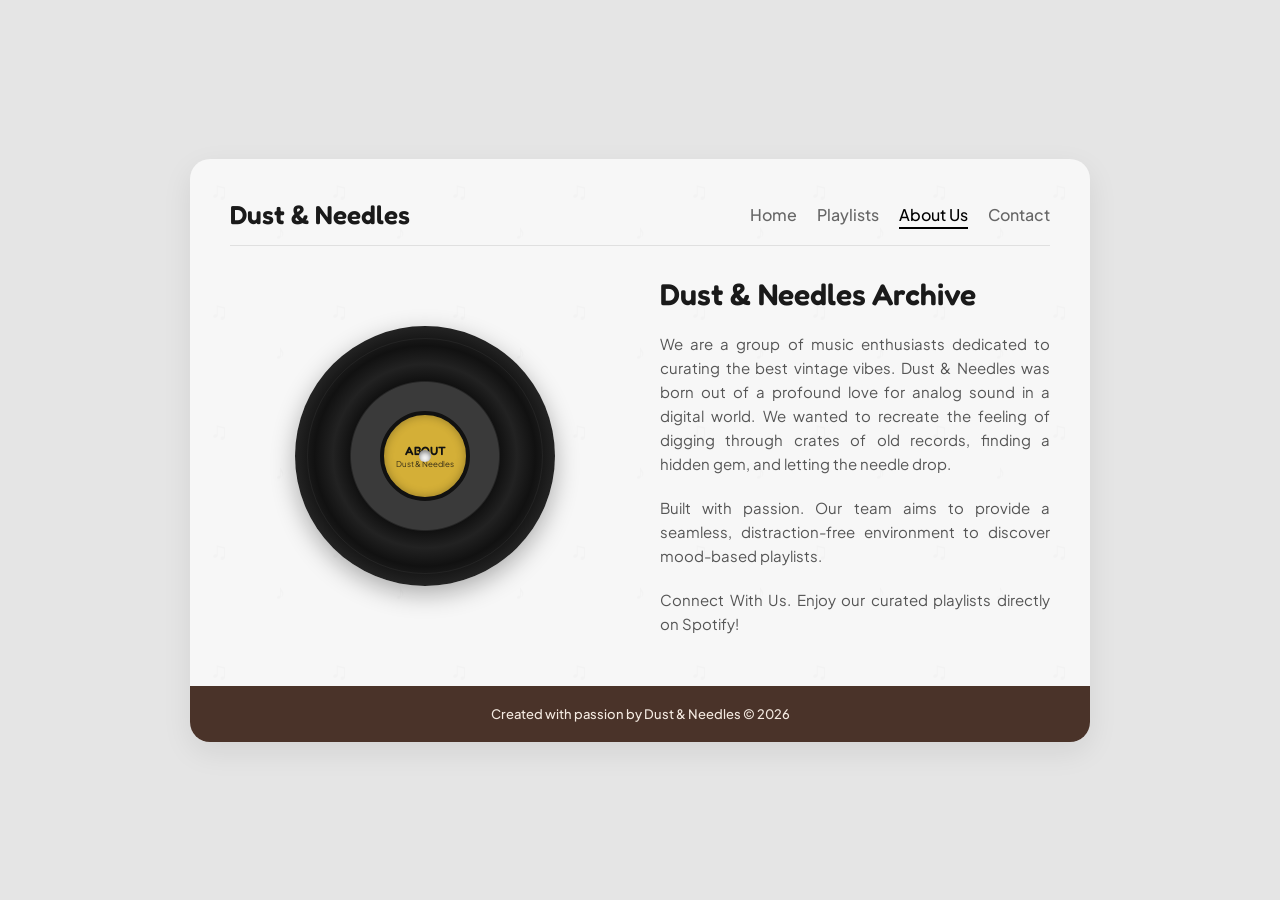
<file: about.html>
<!DOCTYPE html>
<html lang="ms">
<head>
    <meta charset="UTF-8">
    <meta name="viewport" content="width=device-width, initial-scale=1.0">
    <title>About Us | Dust & Needles</title>
    
    <link rel="preconnect" href="https://fonts.googleapis.com">
    <link rel="preconnect" href="https://fonts.gstatic.com" crossorigin>
    <link href="https://fonts.googleapis.com/css2?family=Fredoka:wght@400;600&family=Plus+Jakarta+Sans:wght@400;500;700&display=swap" rel="stylesheet">

    <style>
        /* Base Setup & Background Musik */
        * {
            margin: 0;
            padding: 0;
            box-sizing: border-box;
            font-family: 'Plus Jakarta Sans', sans-serif;
        }

        body {
            background-color: #e5e5e5;
            display: flex;
            justify-content: center;
            align-items: center;
            min-height: 100vh;
            padding: 20px;
        }

        /* Container Kad Utama */
        .about-container {
            background-color: #f7f7f7;
            width: 100%;
            max-width: 900px;
            border-radius: 20px;
            box-shadow: 0 10px 30px rgba(0,0,0,0.08);
            padding: 40px;
            position: relative;
            display: flex;
            flex-direction: column;
            gap: 30px;
            overflow: hidden; 
            /* Tambah corak nota muzik yang lebih lembut di dalam kotak putih juga */
            background-image: url("data:image/svg+xml;utf8,<svg xmlns='http://www.w3.org/2000/svg' width='120' height='120' viewBox='0 0 120 120'><text x='20' y='40' fill='rgba(0,0,0,0.015)' font-size='24'>♫</text><text x='85' y='80' fill='rgba(0,0,0,0.015)' font-size='20'>♪</text></svg>");
        }

        /* Header Navigation */
        .header {
            display: flex;
            justify-content: space-between;
            align-items: center;
            border-bottom: 1px solid #e0e0e0;
            padding-bottom: 15px;
            z-index: 2;
        }

        .logo {
            font-family: 'Fredoka', sans-serif;
            font-weight: 600;
            font-size: 26px;
            color: #1a1a1a;
        }

        #nav-links {
            display: flex;
            list-style: none;
        }

        #nav-links li {
            margin-left: 20px;
        }

        #nav-links a {
            text-decoration: none;
            color: #666;
            font-weight: 500;
            transition: color 0.3s;
            padding-bottom: 2px;
        }

        #nav-links a:hover, #nav-links a.active {
            color: #000;
            border-bottom: 2px solid #000;
        }

        /* Kandungan Utama */
        .content {
            display: grid;
            grid-template-columns: 1fr 1fr;
            gap: 40px;
            align-items: center;
            z-index: 2;
        }

        @media (max-width: 768px) {
            .header {
                flex-direction: column;
                gap: 15px;
                text-align: center;
            }
            #nav-links { padding: 0; }
            #nav-links li { margin: 0 10px; }
            .content { grid-template-columns: 1fr; text-align: center; }
        }

        /* Animasi Piring Hitam (Vinyl) */
        .vinyl-wrapper {
            display: flex;
            justify-content: center;
            align-items: center;
            position: relative;
        }

        .vinyl {
            width: 260px;
            height: 260px;
            border-radius: 50%;
            background: radial-gradient(circle, #3a3a3a 40%, #111 41%, #222 50%, #111 60%, #222 70%, #050505 100%);
            box-shadow: 0 8px 25px rgba(0,0,0,0.3);
            display: flex;
            justify-content: center;
            align-items: center;
            position: relative;
            animation: spin 6s linear infinite; 
        }

        .vinyl::before {
            content: '';
            position: absolute;
            width: 90%;
            height: 90%;
            border: 1px solid rgba(255,255,255,0.05);
            border-radius: 50%;
        }

        /* KEMBALI KEPADA ASAL: Warna Kuning Emas Vintage */
        .vinyl-center {
            width: 90px;
            height: 90px;
            border-radius: 50%;
            background-color: #d4af37; /* Warna emas vintage asal */
            border: 4px solid #111;
            display: flex;
            flex-direction: column;
            justify-content: center;
            align-items: center;
            text-align: center;
            color: #111; /* Tulisan kembali gelap */
            font-family: 'Fredoka', sans-serif;
            font-weight: 600;
            font-size: 12px;
            box-shadow: inset 0 0 10px rgba(0,0,0,0.3);
            padding: 5px;
            overflow: hidden;
        }

        .vinyl-center span {
            font-family: 'Plus Jakarta Sans', sans-serif;
            font-size: 8px;
            font-weight: normal;
            opacity: 0.8;
            margin-top: 2px;
            line-height: 1.1;
        }

        .vinyl-center::after {
            content: '';
            position: absolute;
            width: 12px;
            height: 12px;
            background-color: #f7f7f7;
            border-radius: 50%;
            box-shadow: inset 0 2px 5px rgba(0,0,0,0.5);
        }

        .about-text {
            display: flex;
            flex-direction: column;
            gap: 20px;
        }

        .about-text h2 {
            font-family: 'Fredoka', sans-serif;
            font-size: 30px;
            color: #1a1a1a;
            font-weight: 600;
        }

        .about-text p {
            color: #555;
            line-height: 1.6;
            font-size: 15px;
            text-align: justify;
        }

        /* Footer Kad Coklat */
        .footer {
            text-align: center;
            font-size: 13px;
            color: #f4eae1; 
            background-color: #4a3329; 
            margin: 20px -40px -40px -40px; 
            padding: 20px;
            font-weight: 500;
            z-index: 2;
        }

        @keyframes spin {
            from { transform: rotate(0deg); }
            to { transform: rotate(360deg); }
        }
    </style>
</head>

<body>

    <div class="about-container">
        <header class="header">
            <div class="logo">Dust & Needles</div>
            <nav>
                <ul id="nav-links">
                    <li><a href="index.html">Home</a></li>
                    <li><a href="playlists.html">Playlists</a></li>
                    <li><a href="about.html" class="active">About Us</a></li>
                    <li><a href="contact.html">Contact</a></li>
                </ul>
            </nav>
        </header>

        <div class="content">
            <div class="vinyl-wrapper">
                <div class="vinyl">
                    <div class="vinyl-center">
                        ABOUT
                        <span>Dust & Needles</span>
                    </div>
                </div>
            </div>

            <div class="about-text">
                <h2>Dust & Needles Archive</h2>
                <p>We are a group of music enthusiasts dedicated to curating the best vintage vibes. Dust & Needles was born out of a profound love for analog sound in a digital world. We wanted to recreate the feeling of digging through crates of old records, finding a hidden gem, and letting the needle drop.</p>
                <p>Built with passion. Our team aims to provide a seamless, distraction-free environment to discover mood-based playlists.</p>
                <p>Connect With Us. Enjoy our curated playlists directly on Spotify!</p>
            </div>
        </div>

        <footer class="footer">
            Created with passion by Dust & Needles © 2026
        </footer>
    </div>

</body>
</html>
</file>
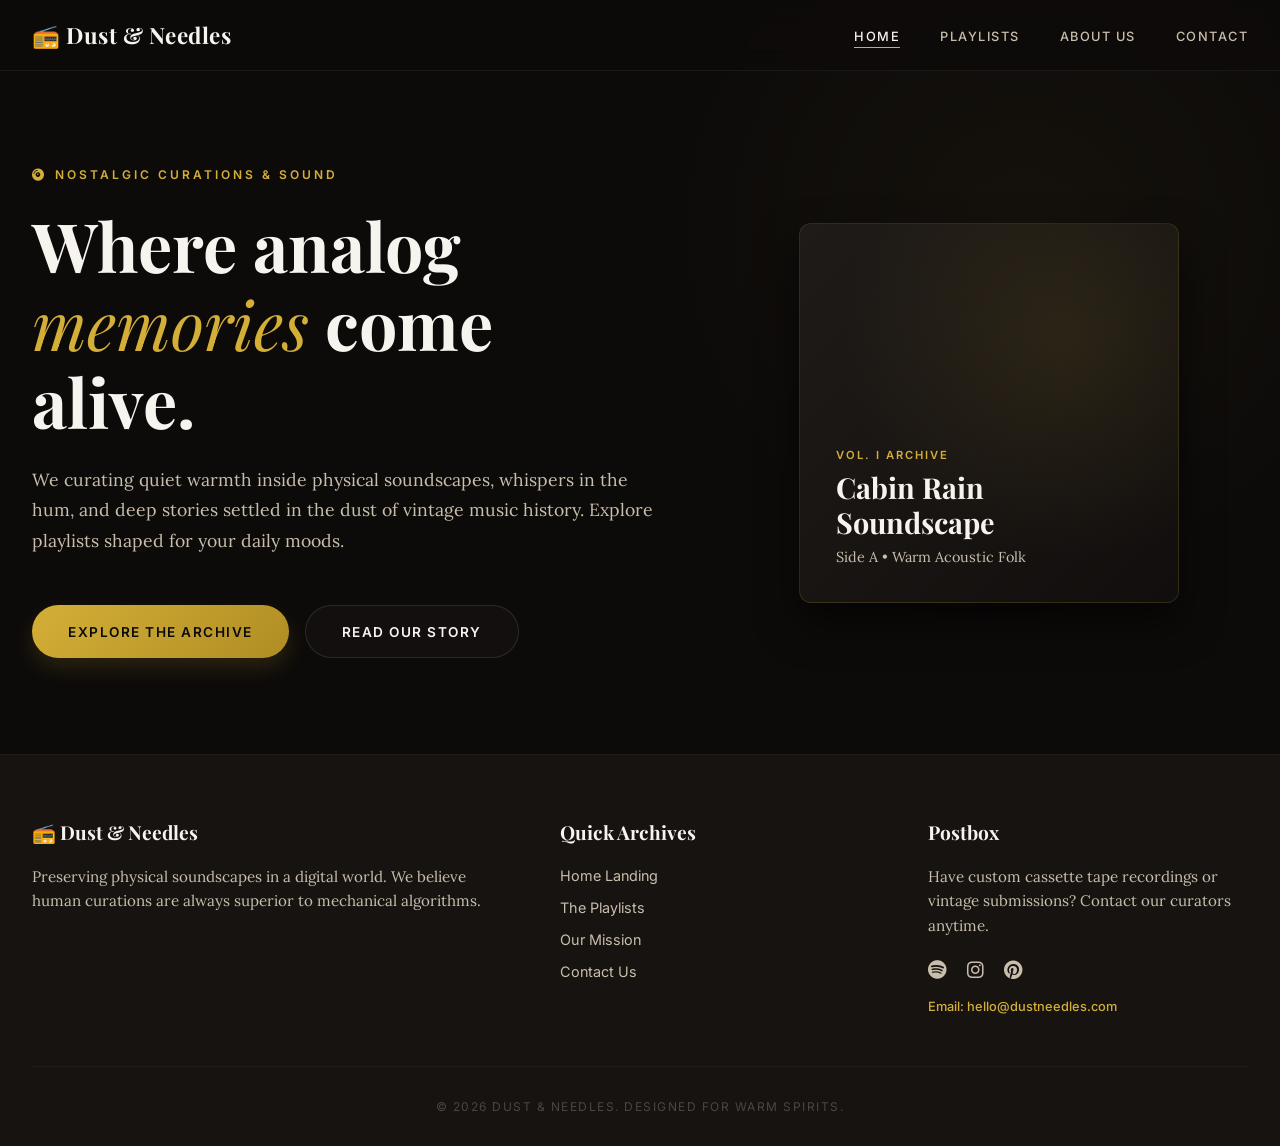
<file: aesthetic_landing_page.html>
<!DOCTYPE html>
<html lang="en">
<head>
    <meta charset="UTF-8">
    <meta name="viewport" content="width=device-width, initial-scale=1.0">
    <title>Dust & Needles | Vintage Playlist Archive</title>
    
    <!-- Google Fonts: Editorial Serif (Playfair Display) + Cozy Literary Body (Lora) + Modern UI Sans (Inter) -->
    <link rel="preconnect" href="https://fonts.googleapis.com">
    <link rel="preconnect" href="https://fonts.gstatic.com" crossorigin>
    <link href="https://fonts.googleapis.com/css2?family=Inter:wght@400;500;600&family=Lora:ital,wght@0,400;0,500;1,400&family=Playfair+Display:ital,wght@0,600;0,700;1,400;1,600&display=swap" rel="stylesheet">
    
    <!-- Font Awesome for beautiful icons -->
    <link rel="stylesheet" href="https://cdnjs.cloudflare.com/ajax/libs/font-awesome/6.4.0/css/all.min.css">

    <style>
        /* 
           DESIGN TOKENS (CSS Variables)
           You can change these values to instantly customize the entire color scheme,
           typography, and borders of your index page!
        */
        :root {
            --color-bg: #0d0b0a;           /* Deep midnight charcoal (softer than pure black) */
            --color-panel: #161311;        /* Dark warm-grey for cards and header */
            --color-cream-light: #f7f4ef;  /* Antique book paper color for primary text */
            --color-cream-muted: #c8beab;  /* Soft aged paper color for secondary text */
            --color-gold: #d4af37;         /* Burnished brass gold for links and key highlights */
            --color-gold-hover: #f3cf7a;   /* Bright warm gold for hovered states */
            --font-display: 'Playfair Display', serif;
            --font-serif: 'Lora', serif;
            --font-sans: 'Inter', sans-serif;
            --transition-smooth: all 0.4s cubic-bezier(0.16, 1, 0.3, 1);
        }

        /* Ambient Reset */
        * {
            margin: 0;
            padding: 0;
            box-sizing: border-box;
        }

        body {
            background-color: var(--color-bg);
            color: var(--color-cream-light);
            font-family: var(--font-sans);
            min-height: 100vh;
            display: flex;
            flex-direction: column;
            overflow-x: hidden;
            position: relative;
        }

        /* Gentle ambient glow in the background */
        body::before {
            content: '';
            position: absolute;
            top: -10%;
            right: -10%;
            width: 60%;
            height: 60%;
            background: radial-gradient(circle, rgba(212, 175, 55, 0.04) 0%, transparent 70%);
            z-index: 1;
            pointer-events: none;
        }

        /* --- HEADER NAVIGATION --- */
        header {
            position: sticky;
            top: 0;
            z-index: 100;
            background: rgba(13, 11, 10, 0.85);
            backdrop-filter: blur(12px);
            -webkit-backdrop-filter: blur(12px);
            border-bottom: 1px solid rgba(200, 190, 171, 0.08);
            transition: var(--transition-smooth);
        }

        .header-container {
            max-w: 1200px;
            margin: 0 auto;
            padding: 1.25rem 2rem;
            display: flex;
            align-items: center;
            justify-content: space-between;
        }

        .logo {
            font-family: var(--font-display);
            font-size: 1.4rem;
            font-weight: 700;
            color: var(--color-cream-light);
            text-decoration: none;
            display: flex;
            align-items: center;
            gap: 0.5rem;
            letter-spacing: 0.5px;
            transition: var(--transition-smooth);
        }

        .logo:hover {
            color: var(--color-gold);
            transform: translateY(-1px);
        }

        nav ul {
            display: flex;
            list-style: none;
            gap: 2.5rem;
        }

        nav a {
            color: var(--color-cream-muted);
            text-decoration: none;
            font-size: 0.8rem;
            font-weight: 500;
            text-transform: uppercase;
            letter-spacing: 1.5px;
            transition: var(--transition-smooth);
            position: relative;
            padding-bottom: 4px;
        }

        nav a:hover, nav a.active {
            color: var(--color-cream-light);
        }

        nav a::after {
            content: '';
            position: absolute;
            bottom: 0;
            left: 0;
            width: 0;
            height: 1px;
            background-color: var(--color-gold);
            transition: var(--transition-smooth);
        }

        nav a:hover::after, nav a.active::after {
            width: 100%;
        }

        .mobile-menu-btn {
            display: none;
            background: none;
            border: none;
            color: var(--color-cream-light);
            font-size: 1.5rem;
            cursor: pointer;
        }

        /* --- HERO SECTION --- */
        main {
            position: relative;
            z-index: 10;
            flex-grow: 1;
            max-w: 1200px;
            margin: 0 auto;
            padding: 4rem 2rem;
            display: grid;
            grid-template-cols: 1fr;
            align-items: center;
            gap: 4rem;
        }

        /* Switch to an elegant side-by-side grid on desktop */
        @media (min-width: 1024px) {
            main {
                grid-template-columns: 1.1fr 0.9fr;
                padding: 6rem 2rem;
            }
        }

        /* Hero Text Column */
        .hero-text {
            display: flex;
            flex-direction: column;
            gap: 1.5rem;
        }

        .tagline {
            font-size: 0.75rem;
            text-transform: uppercase;
            letter-spacing: 3px;
            color: var(--color-gold);
            font-weight: 600;
            display: flex;
            align-items: center;
            gap: 8px;
        }

        h1 {
            font-family: var(--font-display);
            font-size: 2.75rem;
            line-height: 1.15;
            font-weight: 700;
            color: var(--color-cream-light);
        }

        h1 span {
            font-style: italic;
            font-weight: 400;
            color: var(--color-gold);
        }

        @media (min-width: 768px) {
            h1 {
                font-size: 4.25rem;
            }
        }

        .hero-text p {
            font-family: var(--font-serif);
            font-size: 1.1rem;
            line-height: 1.75;
            color: var(--color-cream-muted);
            max-w: 520px;
        }

        .cta-group {
            display: flex;
            flex-direction: column;
            gap: 1rem;
            margin-top: 1.5rem;
        }

        @media (min-width: 480px) {
            .cta-group {
                flex-direction: row;
            }
        }

        /* Buttons designed with beautiful tactile shadows and curves */
        .btn-primary {
            display: inline-flex;
            justify-content: center;
            align-items: center;
            padding: 1.1rem 2.25rem;
            background: linear-gradient(135deg, var(--color-gold) 0%, #b08d24 100%);
            color: var(--color-bg);
            font-weight: 600;
            font-size: 0.85rem;
            text-transform: uppercase;
            letter-spacing: 1.5px;
            text-decoration: none;
            border-radius: 30px;
            box-shadow: 0 10px 20px rgba(212, 175, 55, 0.15);
            transition: var(--transition-smooth);
        }

        .btn-primary:hover {
            transform: translateY(-2px);
            box-shadow: 0 15px 25px rgba(212, 175, 55, 0.3);
            filter: brightness(1.1);
        }

        .btn-secondary {
            display: inline-flex;
            justify-content: center;
            align-items: center;
            padding: 1.1rem 2.25rem;
            background: rgba(22, 19, 17, 0.6);
            color: var(--color-cream-light);
            font-weight: 600;
            font-size: 0.85rem;
            text-transform: uppercase;
            letter-spacing: 1.5px;
            text-decoration: none;
            border-radius: 30px;
            border: 1px solid rgba(200, 190, 171, 0.15);
            transition: var(--transition-smooth);
        }

        .btn-secondary:hover {
            border-color: var(--color-gold);
            background: rgba(22, 19, 17, 0.9);
            transform: translateY(-2px);
        }

        /* --- VISUAL INTERACTIVE COLUMN: VINYL SLEEVE MOCKUP --- */
        .visual-showcase {
            display: flex;
            justify-content: center;
            align-items: center;
            position: relative;
        }

        /* The physical wrapper for the jacket and record sliding effect */
        .vinyl-package {
            position: relative;
            width: 320px;
            height: 320px;
            cursor: pointer;
        }

        @media (min-width: 480px) {
            .vinyl-package {
                width: 380px;
                height: 380px;
            }
        }

        /* The cardboard sleeve / jacket */
        .record-jacket {
            position: absolute;
            top: 0;
            left: 0;
            width: 100%;
            height: 100%;
            background: linear-gradient(135deg, #1f1b18 0%, #110e0d 100%);
            border: 1px solid rgba(212, 175, 55, 0.15);
            border-radius: 12px;
            box-shadow: 0 20px 40px rgba(0, 0, 0, 0.6);
            z-index: 5;
            display: flex;
            flex-direction: column;
            justify-content: flex-end;
            padding: 2.25rem;
            overflow: hidden;
            transition: var(--transition-smooth);
        }

        /* Textured aesthetic image background for jacket */
        .record-jacket::before {
            content: '';
            position: absolute;
            inset: 0;
            background: radial-gradient(circle at 70% 30%, rgba(212, 175, 55, 0.1) 0%, transparent 60%);
            pointer-events: none;
        }

        .jacket-logo {
            font-size: 0.7rem;
            color: var(--color-gold);
            text-transform: uppercase;
            letter-spacing: 2px;
            font-weight: 600;
            margin-bottom: 0.5rem;
        }

        .jacket-title {
            font-family: var(--font-display);
            font-size: 1.8rem;
            font-weight: 700;
            line-height: 1.2;
            color: var(--color-cream-light);
        }

        .jacket-subtitle {
            font-family: var(--font-serif);
            font-size: 0.9rem;
            color: var(--color-cream-muted);
            margin-top: 0.5rem;
        }

        /* The physical vinyl disc poking out */
        .vinyl-disc {
            position: absolute;
            top: 5%;
            left: 5%;
            width: 90%;
            height: 90%;
            background: radial-gradient(circle, #2a2522 0%, #111111 40%, #050505 75%, #000 100%);
            border-radius: 50%;
            box-shadow: 0 10px 25px rgba(0,0,0,0.5);
            z-index: 3;
            transition: transform 0.6s cubic-bezier(0.25, 1, 0.5, 1);
            display: flex;
            align-items: center;
            justify-content: center;
        }

        /* Concentric ring grooves to mimic physical vinyl */
        .vinyl-grooves {
            position: absolute;
            inset: 15px;
            border-radius: 50%;
            border: 1px solid rgba(255, 255, 255, 0.03);
        }
        .vinyl-grooves::before {
            content: '';
            position: absolute;
            inset: 20px;
            border-radius: 50%;
            border: 1px solid rgba(255, 255, 255, 0.02);
        }
        .vinyl-grooves::after {
            content: '';
            position: absolute;
            inset: 40px;
            border-radius: 50%;
            border: 1px solid rgba(255, 255, 255, 0.03);
        }

        /* Center paper label of the vinyl */
        .vinyl-label {
            width: 35%;
            height: 35%;
            background-color: var(--color-gold);
            border-radius: 50%;
            display: flex;
            align-items: center;
            justify-content: center;
            box-shadow: inset 0 0 10px rgba(0,0,0,0.3);
            z-index: 4;
        }

        .vinyl-spindle {
            width: 10px;
            height: 10px;
            background-color: var(--color-bg);
            border-radius: 50%;
            box-shadow: 0 1px 2px rgba(255,255,255,0.2);
        }

        /* INTERACTION: On hover, slide the vinyl record outwards! */
        .vinyl-package:hover .vinyl-disc {
            transform: translateX(45%) rotate(45deg);
        }

        .vinyl-package:hover .record-jacket {
            transform: translateX(-5px);
            box-shadow: -10px 20px 40px rgba(0, 0, 0, 0.7);
        }

        /* --- PREMIUM VINTAGE FOOTER --- */
        footer {
            background-color: var(--color-panel);
            border-top: 1px solid rgba(200, 190, 171, 0.06);
            padding: 4rem 2rem 2rem;
            position: relative;
            z-index: 10;
        }

        .footer-grid {
            max-w: 1200px;
            margin: 0 auto;
            display: grid;
            grid-template-columns: 1fr;
            gap: 3rem;
            padding-bottom: 3rem;
            border-bottom: 1px solid rgba(200, 190, 171, 0.05);
        }

        @media (min-width: 768px) {
            .footer-grid {
                grid-template-columns: 1.5fr 1fr 1fr;
            }
        }

        .footer-about h3, .footer-links h3, .footer-social h3 {
            font-family: var(--font-display);
            font-size: 1.2rem;
            margin-bottom: 1.25rem;
            color: var(--color-cream-light);
        }

        .footer-about p, .footer-social p {
            font-family: var(--font-serif);
            font-size: 0.95rem;
            line-height: 1.6;
            color: var(--color-cream-muted);
            max-w: 320px;
        }

        .footer-links ul {
            list-style: none;
            display: flex;
            flex-direction: column;
            gap: 0.75rem;
        }

        .footer-links a {
            color: var(--color-cream-muted);
            text-decoration: none;
            font-size: 0.9rem;
            transition: var(--transition-smooth);
        }

        .footer-links a:hover {
            color: var(--color-gold);
            padding-left: 4px;
        }

        .social-icons {
            display: flex;
            gap: 1.25rem;
            margin-top: 1.25rem;
        }

        .social-icons a {
            color: var(--color-cream-muted);
            font-size: 1.2rem;
            transition: var(--transition-smooth);
        }

        .social-icons a:hover {
            color: var(--color-gold);
            transform: translateY(-2px);
        }

        .footer-bottom {
            max-w: 1200px;
            margin: 0 auto;
            padding-top: 2rem;
            text-align: center;
            font-size: 0.75rem;
            letter-spacing: 1.5px;
            color: rgba(200, 190, 171, 0.3);
            text-transform: uppercase;
        }

        /* --- MOBILE LAYOUT FIXES --- */
        @media (max-width: 767px) {
            .mobile-menu-btn {
                display: block;
            }

            nav {
                display: none;
                position: absolute;
                top: 100%;
                left: 0;
                width: 100%;
                background-color: var(--color-panel);
                border-bottom: 1px solid rgba(200, 190, 171, 0.08);
                padding: 1.5rem 2rem;
                box-shadow: 0 15px 30px rgba(0,0,0,0.5);
            }

            nav.mobile-active {
                display: block;
                animation: slideDown 0.3s ease forwards;
            }

            nav ul {
                flex-direction: column;
                gap: 1.5rem;
            }
        }

        @keyframes slideDown {
            from { transform: translateY(-10px); opacity: 0; }
            to { transform: translateY(0); opacity: 1; }
        }
    </style>
</head>
<body>

    <!-- Editorial Navigation Header -->
    <header>
        <div class="header-container">
            <a href="index.html" class="logo">📻 Dust & Needles</a>
            
            <!-- Mobile Menu Switch Toggle Button -->
            <button class="mobile-menu-btn" onclick="toggleMenu()" aria-label="Toggle Navigation Menu">
                <i class="fa-solid fa-bars" id="menu-icon"></i>
            </button>
            
            <nav id="navbar">
                <ul id="nav-links">
                    <li><a href="index.html" class="active">Home</a></li>
                    <li><a href="playlists.html" onclick="handleNavigation(event, 'playlists')">Playlists</a></li>
                    <li><a href="about.html" onclick="handleNavigation(event, 'about')">About Us</a></li>
                    <li><a href="contact.html" onclick="handleNavigation(event, 'contact')">Contact</a></li>
                </ul>
            </nav>
        </div>
    </header>

    <!-- Main Editorial Layout -->
    <main>
        
        <!-- Left Side Column: Warm Editorial Copy -->
        <section class="hero-text">
            <div class="tagline">
                <i class="fa-solid fa-compact-disc fa-spin" style="animation-duration: 6s; color: var(--color-gold);"></i>
                <span>Nostalgic Curations & Sound</span>
            </div>
            <h1>Where analog <span>memories</span> come alive.</h1>
            <p>
                We curating quiet warmth inside physical soundscapes, whispers in the hum, and deep stories settled in the dust of vintage music history. Explore playlists shaped for your daily moods.
            </p>
            <div class="cta-group">
                <a href="playlists.html" onclick="handleNavigation(event, 'playlists')" class="btn-primary">Explore The Archive</a>
                <a href="about.html" onclick="handleNavigation(event, 'about')" class="btn-secondary">Read Our Story</a>
            </div>
        </section>

        <!-- Right Side Column: Beautiful CSS-only Hover-Interactive Vinyl sleeve -->
        <section class="visual-showcase">
            <div class="vinyl-package" aria-label="Interactive Vinyl Showcase (Hover to see record)">
                <!-- The actual vinyl record popping out of the case -->
                <div class="vinyl-disc">
                    <div class="vinyl-grooves"></div>
                    <div class="vinyl-label">
                        <div class="vinyl-spindle"></div>
                    </div>
                </div>
                <!-- Cardboard Record Jacket / Cover -->
                <div class="record-jacket">
                    <span class="jacket-logo">Vol. I Archive</span>
                    <h2 class="jacket-title">Cabin Rain Soundscape</h2>
                    <p class="jacket-subtitle">Side A • Warm Acoustic Folk</p>
                </div>
            </div>
        </section>
        
    </main>

    <!-- Vintage Inspired Footer -->
    <footer>
        <div class="footer-grid">
            <!-- Footer About Block -->
            <div class="footer-about">
                <h3>📻 Dust & Needles</h3>
                <p>Preserving physical soundscapes in a digital world. We believe human curations are always superior to mechanical algorithms.</p>
            </div>
            
            <!-- Footer Internal Links -->
            <div class="footer-links">
                <h3>Quick Archives</h3>
                <ul>
                    <li><a href="index.html">Home Landing</a></li>
                    <li><a href="playlists.html" onclick="handleNavigation(event, 'playlists')">The Playlists</a></li>
                    <li><a href="about.html" onclick="handleNavigation(event, 'about')">Our Mission</a></li>
                    <li><a href="contact.html" onclick="handleNavigation(event, 'contact')">Contact Us</a></li>
                </ul>
            </div>
            
            <!-- Footer Social Connect -->
            <div class="footer-social">
                <h3>Postbox</h3>
                <p>Have custom cassette tape recordings or vintage submissions? Contact our curators anytime.</p>
                <div class="social-icons">
                    <a href="https://spotify.com" target="_blank" aria-label="Spotify"><i class="fa-brands fa-spotify"></i></a>
                    <a href="https://instagram.com" target="_blank" aria-label="Instagram"><i class="fa-brands fa-instagram"></i></a>
                    <a href="https://pinterest.com" target="_blank" aria-label="Pinterest"><i class="fa-brands fa-pinterest"></i></a>
                </div>
                <p style="margin-top: 15px; color: var(--color-gold); font-family: var(--font-sans); font-size: 0.8rem; font-weight: 500;">
                    Email: hello@dustneedles.com
                </p>
            </div>
        </div>
        
        <!-- Copyright Bottom Bar -->
        <div class="footer-bottom">
            <p>&copy; 2026 Dust & Needles. Designed for warm spirits.</p>
        </div>
    </footer>

    <!-- Essential Javascript Logic -->
    <script>
        // --- MOBILE NAV MENU TOGGLE ---
        function toggleMenu() {
            const navbar = document.getElementById('navbar');
            const icon = document.getElementById('menu-icon');
            navbar.classList.toggle('mobile-active');
            
            if (navbar.classList.contains('mobile-active')) {
                icon.className = "fa-solid fa-xmark";
            } else {
                icon.className = "fa-solid fa-bars";
            }
        }

        // --- NAVIGATION HANDLER (Helper for when you add other pages later) ---
        function handleNavigation(event, destination) {
            // Since you will be building 'playlists.html', 'about.html', etc., 
            // this function helps you see navigation flow inside the console during testing!
            console.log(`Navigating to the: ${destination} page`);
        }
    </script>
</body>
</html>
</file>
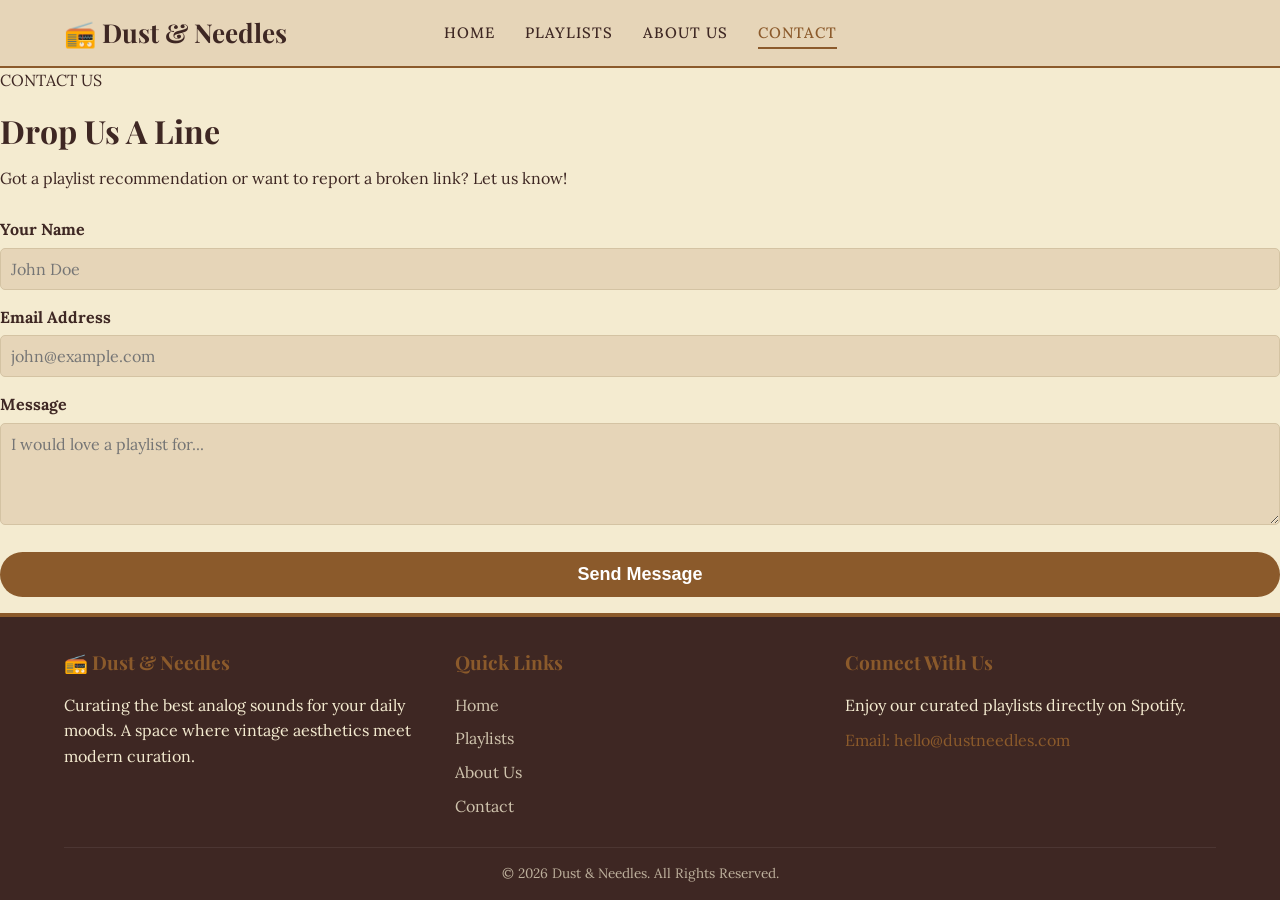
<file: contact.html>
<!DOCTYPE html>
<html lang="en">
<head>
    <meta charset="UTF-8">
    <meta name="viewport" content="width=device-width, initial-scale=1.0">
    <title>Contact | Dust & Needles</title>
    <link href="https://fonts.googleapis.com/css2?family=Playfair+Display:ital,wght@0,600;0,700;1,600&family=Lora:wght@400;500&display=swap" rel="stylesheet">
    <link rel="stylesheet" href="css/style.css">
    <style>
        body {
            background-image: url('https://i.pinimg.com/1200x/ec/8b/f7/ec8bf7c94e73e8db47d1950c84b60f38.jpg');
            background-repeat: no-repeat;
            background-position: center;
            background-size: cover;
            background-attachment: fixed;
        }
    </style>
</head>
<body>
    <header>
        <a href="index.html" class="logo">📻 Dust & Needles</a>
        <button class="mobile-menu-btn" onclick="toggleMenu()">☰</button>
        <nav>
            <ul id="nav-links">
                <li><a href="index.html">Home</a></li>
                <li><a href="playlists.html">Playlists</a></li>
                <li><a href="about.html">About Us</a></li>
                <li><a href="contact.html" class="active">Contact</a></li>
            </ul>
        </nav>
    </header>

    <main class="split-card-wrapper">
        <div class="split-card">
            <div class="split-vinyl-side">
                <div class="vinyl-medium spin">
                    <div class="vinyl-grooves-medium"></div>
                    <div class="vinyl-label-medium">
                        <span class="vertical-text-label">CONTACT US</span>
                        <div class="vinyl-hole" style="width: 12px; height: 12px;"></div>
                    </div>
                </div>
            </div>
            <div class="split-content-side">
                <h2 style="font-family: 'Playfair Display', serif; font-size: 32px; color: var(--text-dark); margin-bottom: 10px;">Drop Us A Line</h2>
                <p style="margin-bottom: 25px;">Got a playlist recommendation or want to report a broken link? Let us know!</p>
                
                <form action="https://formsubmit.co/saiyidahyusofs.work@gmail.com" method="POST" style="width: 100%;">
                    <input type="hidden" name="_autoresponse" value="Hi! Terima kasih kerana menghubungi Dust & Needles. Kami telah menerima mesej anda dan akan membalas segera.">
                    <input type="hidden" name="_next" value="https://dust-needles.netlify.app/contact.html">
                    <input type="hidden" name="_captcha" value="false">

                    <div class="form-group" style="margin-bottom: 15px;">
                        <label for="name" style="display: block; margin-bottom: 5px; font-weight: bold;">Your Name</label>
                        <input type="text" name="name" id="name" required placeholder="John Doe" style="width: 100%; padding: 10px; border-radius: 5px; border: 1px solid var(--border-color); background: var(--bg-paper);">
                    </div>
                    <div class="form-group" style="margin-bottom: 15px;">
                        <label for="email" style="display: block; margin-bottom: 5px; font-weight: bold;">Email Address</label>
                        <input type="email" name="email" id="email" required placeholder="john@example.com" style="width: 100%; padding: 10px; border-radius: 5px; border: 1px solid var(--border-color); background: var(--bg-paper);">
                    </div>
                    <div class="form-group" style="margin-bottom: 20px;">
                        <label for="message" style="display: block; margin-bottom: 5px; font-weight: bold;">Message</label>
                        <textarea name="message" id="message" rows="4" required placeholder="I would love a playlist for..." style="width: 100%; padding: 10px; border-radius: 5px; border: 1px solid var(--border-color); background: var(--bg-paper);"></textarea>
                    </div>
                    <button type="submit" class="submit-btn" style="width: 100%; padding: 12px; border-radius: 30px;">Send Message</button>
                </form>
            </div>
        </div>
    </main>

    <footer class="premium-footer">
        <div class="footer-container">
            <div class="footer-about">
                <h3>📻 Dust & Needles</h3>
                <p>Curating the best analog sounds for your daily moods. A space where vintage aesthetics meet modern curation.</p>
            </div>
            <div class="footer-links">
                <h3>Quick Links</h3>
                <ul>
                    <li><a href="index.html">Home</a></li>
                    <li><a href="playlists.html">Playlists</a></li>
                    <li><a href="about.html">About Us</a></li>
                    <li><a href="contact.html">Contact</a></li>
                </ul>
            </div>
            <div class="footer-social">
                <h3>Connect With Us</h3>
                <p>Enjoy our curated playlists directly on Spotify.</p>
                <p style="margin-top: 10px; color: var(--accent-gold);">Email: hello@dustneedles.com</p>
            </div>
        </div>
        <div class="footer-bottom">
            <p>&copy; 2026 Dust & Needles. All Rights Reserved.</p>
        </div>
    </footer>

    <script src="js/script.js"></script>
</body>
</html>
</file>
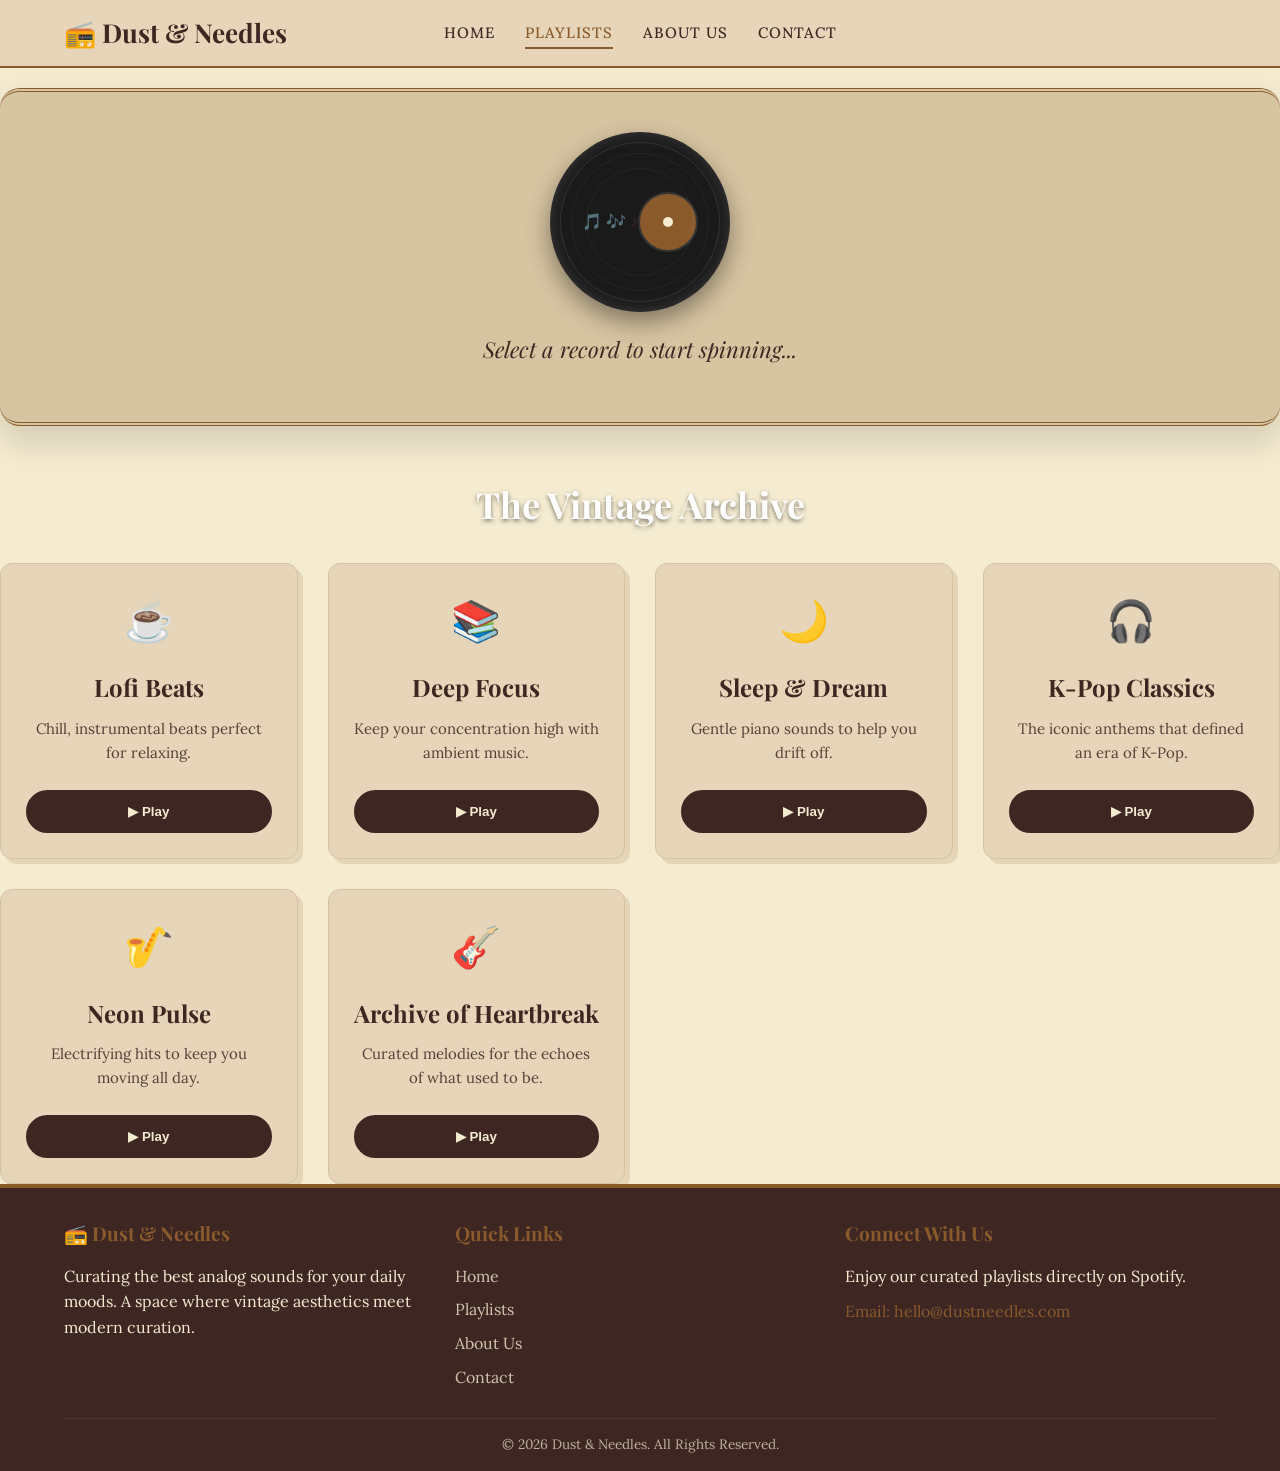
<file: playlists.html>
<!DOCTYPE html>
<html lang="en">
<head>
    <meta charset="UTF-8">
    <meta name="viewport" content="width=device-width, initial-scale=1.0">
    <title>Playlists | Dust & Needles</title>
    <link href="https://fonts.googleapis.com/css2?family=Playfair+Display:ital,wght@0,600;0,700;1,600&family=Lora:wght@400;500&display=swap" rel="stylesheet">
    <link rel="stylesheet" href="css/style.css">
    
    <style>
        body {
            /* Menggunakan gambar baharu pilihan anda (fc1344...) secara 100% tanpa sebarang lapisan lutsinar */
            background-image: url('https://i.pinimg.com/736x/fc/13/44/fc1344f4904563523421a0b3b2076041.jpg') !important;
            background-size: cover !important;
            background-position: center !important;
            background-attachment: fixed !important; /* Gambar kekal statik bila scroll ke bawah */
        }
        
        /* Kotak player utama dibuat sepenuhnya padat (solid background) */
        .player-section {
            background: #d7c4a1 !important; /* Warna krim pekat padat */
            box-shadow: 0 15px 35px rgba(0,0,0,0.15);
            border-radius: 20px;
            margin-top: 20px;
        }

        /* Kotak kad lagu dibuat sepenuhnya padat (solid background) */
        .playlist-card {
            background-color: #e6d5b8 !important; /* Warna kad asal tanpa kesan lutsinar */
        }

        /* MEMAKSA TAJUK UTAMA MENJADI WARNA PUTIH */
        .section-title {
            color: #ffffff !important;
            text-shadow: 0 2px 4px rgba(0, 0, 0, 0.5) !important; /* Sedikit bayang hitam supaya teks putih lebih timbul */
        }
    </style>
</head>
<body>
    <header>
        <a href="index.html" class="logo">📻 Dust & Needles</a>
        <button class="mobile-menu-btn" onclick="toggleMenu()">☰</button>
        <nav>
            <ul id="nav-links">
                <li><a href="index.html">Home</a></li>
                <li><a href="playlists.html" class="active">Playlists</a></li>
                <li><a href="about.html">About Us</a></li>
                <li><a href="contact.html">Contact</a></li>
            </ul>
        </nav>
    </header>

    <main>
        <section class="player-section">
            <div class="vinyl-container" id="vinyl-record">
                <div class="vinyl-grooves"></div>
                
                <div class="music-notes">
                    <span class="note note1">🎵</span>
                    <span class="note note2">🎶</span>
                    <span class="note note3">♪</span>
                </div>

                <div class="vinyl-label" id="vinyl-label">
                    <div class="vinyl-hole"></div>
                </div>
            </div>
            
            <p class="now-playing-title" id="status-text">Select a record to start spinning...</p>
            
            <div class="spotify-container" id="spotify-wrapper">
                <iframe id="spotify-player" src="" width="100%" height="152" frameBorder="0" allowfullscreen="" allow="autoplay; clipboard-write; encrypted-media; fullscreen; picture-in-picture" loading="lazy"></iframe>
            </div>
        </section>

        <h2 class="section-title">The Vintage Archive</h2>
        
        <div class="playlist-grid">
            <div class="playlist-card">
                <div class="playlist-icon">☕</div>
                <h3>Lofi Beats</h3>
                <p>Chill, instrumental beats perfect for relaxing.</p>
                <button class="play-btn" onclick="playSpotify('0vvXsWCC9xrXsKd4FyS8kM', 'Lofi Beats', '#8B5A2B')">▶ Play</button>
            </div> 
            
            <div class="playlist-card">
                <div class="playlist-icon">📚</div>
                <h3>Deep Focus</h3>
                <p>Keep your concentration high with ambient music.</p>
                <button class="play-btn" onclick="playSpotify('0oPyDVNdgcPFAWmOYSK7O1', 'Deep Focus', '#4A6741')">▶ Play</button>
            </div>
            
            <div class="playlist-card">
                <div class="playlist-icon">🌙</div>
                <h3>Sleep & Dream</h3>
                <p>Gentle piano sounds to help you drift off.</p>
                <button class="play-btn" onclick="playSpotify('3MKsznGQxZFaw4Wb0GJ564', 'Sleep & Dream', '#2C3E50')">▶ Play</button>
            </div>
            
            <div class="playlist-card">
                <div class="playlist-icon">🎧</div>
                <h3>K-Pop Classics</h3>
                <p>The iconic anthems that defined an era of K-Pop.</p>
                <button class="play-btn" onclick="playSpotify('3Ir5YWemOTGRRfXgROrsDV', 'K-Pop Classics', '#8E44AD')">▶ Play</button>
            </div>

            <div class="playlist-card">
                <div class="playlist-icon">🎷</div>
                <h3>Neon Pulse</h3>
                <p>Electrifying hits to keep you moving all day.</p>
                <button class="play-btn" onclick="playSpotify('1WH6WVBwPBz35ZbWsgCpgr', 'Neon Pulse', '#800020')">▶ Play</button>
            </div>

            <div class="playlist-card">
                <div class="playlist-icon">🎸</div>
                <h3>Archive of Heartbreak</h3>
                <p>Curated melodies for the echoes of what used to be.</p>
                <button class="play-btn" onclick="playSpotify('5YhjEIWz3B8QGIeJFrV9wN', 'Archive of Heartbreak', '#D35400')">▶ Play</button>
            </div>
        </div>
    </main>

    <footer class="premium-footer">
        <div class="footer-container">
            <div class="footer-about">
                <h3>📻 Dust & Needles</h3>
                <p>Curating the best analog sounds for your daily moods. A space where vintage aesthetics meet modern curation.</p>
            </div>
            <div class="footer-links">
                <h3>Quick Links</h3>
                <ul>
                    <li><a href="index.html">Home</a></li>
                    <li><a href="playlists.html">Playlists</a></li>
                    <li><a href="about.html">About Us</a></li>
                    <li><a href="contact.html">Contact</a></li>
                </ul>
            </div>
            <div class="footer-social">
                <h3>Connect With Us</h3>
                <p>Enjoy our curated playlists directly on Spotify.</p>
                <p style="margin-top: 10px; color: var(--accent-gold);">Email: hello@dustneedles.com</p>
            </div>
        </div>
        <div class="footer-bottom">
            <p>&copy; 2026 Dust & Needles. All Rights Reserved.</p>
        </div>
    </footer>

    <script src="js/script.js"></script>
</body>
</html>
</file>
<file: css/style.css>
/* =========================================
   DUST & NEEDLES | VINTAGE THEME CSS
========================================= */

:root {
    /* Vintage Color Palette */
    --bg-cream: #F4EBD0; 
    --bg-paper: #E6D5B8; 
    --text-dark: #3E2723; 
    --accent-gold: #8B5A2B; 
    --accent-hover: #633E1D;
    --vinyl-black: #1A1A1A;
    --border-color: #D4C3A3;
    
    /* Typography */
    --font-heading: 'Playfair Display', serif;
    --font-body: 'Lora', serif;
}

/* --- CUSTOM SCROLLBAR --- */
::-webkit-scrollbar { width: 14px; }
::-webkit-scrollbar-track { background: var(--bg-cream); border-left: 1px solid var(--border-color); }
::-webkit-scrollbar-thumb { background: var(--accent-gold); border-radius: 10px; border: 3px solid var(--bg-cream); }
::-webkit-scrollbar-thumb:hover { background: var(--text-dark); }

* {
    margin: 0;
    padding: 0;
    box-sizing: border-box;
    scroll-behavior: smooth;
}

body {
    font-family: var(--font-body);
    background-color: var(--bg-cream);
    color: var(--text-dark);
    line-height: 1.6;
    display: flex;
    flex-direction: column;
    min-height: 100vh;
}

/* --- NAVIGATION BAR (MENU DI TENGAH) --- */
header {
    background-color: var(--bg-paper);
    border-bottom: 2px solid var(--accent-gold);
    padding: 20px 5%;
    display: flex;
    align-items: center;
    position: relative; /* Ini penting untuk menu ke tengah */
    justify-content: center;
}

.logo {
    font-family: var(--font-heading);
    font-size: 26px;
    font-weight: bold;
    color: var(--text-dark);
    text-decoration: none;
    display: flex;
    align-items: center;
    position: absolute; /* Tolak logo ke kiri */
    left: 5%;
}

nav ul {
    list-style: none;
    display: flex;
    gap: 30px; /* Jarak antara menu */
}

nav a {
    color: var(--text-dark);
    text-decoration: none;
    font-weight: 500;
    font-size: 15px;
    text-transform: uppercase;
    letter-spacing: 1px;
    transition: color 0.3s, border-bottom 0.3s;
    padding-bottom: 5px;
    border-bottom: 2px solid transparent;
}

nav a:hover, nav a.active {
    color: var(--accent-gold);
    border-bottom: 2px solid var(--accent-gold);
}

.mobile-menu-btn {
    display: none;
}

/* --- HERO SECTION (MUKA DEPAN) --- */
/* DI SINI LETAKNYA GAMBAR BACKGROUND */
.hero-section {
    /* Saya masukkan link gambar Piring Hitam (Vinyl) dari Unsplash */
    background-image: url('https://images.unsplash.com/photo-1614613535308-eb51bd3d2c17?ixlib=rb-4.0.3&auto=format&fit=crop&w=1600&q=80');
    background-size: cover;
    background-position: center;
    min-height: 70vh;
    display: flex;
    align-items: center;
    justify-content: center;
    text-align: center;
    border-bottom: 5px solid var(--accent-gold);
}

/* Kotak Gelap Atas Gambar Supaya Tulisan Jelas */
.hero-overlay {
    background-color: rgba(62, 39, 35, 0.85); /* Coklat Gelap Transparent */
    padding: 50px;
    border-radius: 15px;
    color: var(--bg-cream);
    box-shadow: 0 15px 30px rgba(0,0,0,0.3);
    max-width: 700px;
    margin: 20px;
}

.hero-overlay h1 {
    font-family: var(--font-heading);
    font-size: 3rem;
    margin-bottom: 15px;
    color: #fff;
}

/* --- MAIN CONTENT AREA --- */
main {
    flex: 1;
    width: 100%;
}

.content-wrapper {
    padding: 50px 5%;
    max-width: 1200px;
    margin: 0 auto;
}

.section-title {
    font-family: var(--font-heading);
    font-size: 36px;
    text-align: center;
    margin: 40px 0 30px 0;
    color: var(--text-dark);
}

.text-content {
    font-size: 18px;
    text-align: center;
    line-height: 1.8;
}

/* --- VINYL PLAYER SECTION --- */
.player-section {
    background: linear-gradient(135deg, #d7c4a1, #c7b08b);
    padding: 40px 20px;
    text-align: center;
    border-top: 4px double var(--accent-gold);
    border-bottom: 4px double var(--accent-gold);
    margin-bottom: 50px;
    display: flex;
    flex-direction: column;
    align-items: center;
}

.vinyl-container {
    width: 180px;
    height: 180px;
    margin: 0 auto 20px auto;
    position: relative;
    background-color: #1A1A1A; /* WARNA HITAM PEKAT */
    border-radius: 50%;
    display: flex;
    align-items: center;
    justify-content: center;
    box-shadow: 0 10px 25px rgba(0,0,0,0.4), inset 0 0 15px rgba(255,255,255,0.15);
}

.vinyl-label {
    width: 60px;
    height: 60px;
    background-color: var(--accent-gold);
    border-radius: 50%;
    display: flex;
    align-items: center;
    justify-content: center;
    border: 2px solid #333;
    transition: background-color 0.5s;
    background-size: cover;
    background-position: center;
}

.vinyl-hole {
    width: 10px;
    height: 10px;
    background-color: var(--bg-cream);
    border-radius: 50%;
}

.vinyl-grooves {
    position: absolute;
    width: 160px;
    height: 160px;
    border-radius: 50%;
    border: 1px solid rgba(255,255,255,0.1);
}
.vinyl-grooves::before, .vinyl-grooves::after {
    content: '';
    position: absolute;
    border-radius: 50%;
    border: 1px solid rgba(255,255,255,0.05);
}
.vinyl-grooves::before { top: 10px; left: 10px; right: 10px; bottom: 10px; }
.vinyl-grooves::after { top: 25px; left: 25px; right: 25px; bottom: 25px; }

.spin { animation: spinRecord 2s linear infinite; }
@keyframes spinRecord { from { transform: rotate(0deg); } to { transform: rotate(360deg); } }

.now-playing-title { font-family: var(--font-heading); font-size: 22px; margin-bottom: 15px; font-style: italic; }

.spotify-container {
    width: 100%; max-width: 600px; height: 0; transition: height 0.3s ease; overflow: hidden; border-radius: 12px;
}
.spotify-container.active { height: 152px; }

/* --- PLAYLIST GRID --- */
.playlist-grid {
    display: grid; grid-template-columns: repeat(auto-fill, minmax(280px, 1fr)); gap: 30px;
}
.playlist-card {
    background-color: var(--bg-paper); border: 1px solid var(--border-color); border-radius: 12px; padding: 25px; text-align: center;
    box-shadow: 5px 5px 0px rgba(139, 90, 43, 0.15); transition: transform 0.2s, box-shadow 0.2s;
}
.playlist-card:hover { transform: translateY(-5px); box-shadow: 8px 8px 0px rgba(139, 90, 43, 0.3); }
.playlist-icon { font-size: 40px; margin-bottom: 15px; }
.playlist-card h3 { font-family: var(--font-heading); font-size: 24px; margin-bottom: 10px; }
.playlist-card p { font-size: 15px; opacity: 0.85; margin-bottom: 25px; }
.play-btn { background-color: var(--text-dark); color: var(--bg-cream); border: 2px solid var(--text-dark); padding: 12px 20px; border-radius: 30px; cursor: pointer; transition: all 0.3s; width: 100%; font-weight: bold; }
.play-btn:hover { background-color: transparent; color: var(--text-dark); }

/* --- FORMS --- */
.contact-form { max-width: 600px; margin: 0 auto; background: var(--bg-paper); padding: 30px; border-radius: 12px; border: 1px solid var(--border-color); }
.form-group { margin-bottom: 20px; text-align: left; }
.form-group label { display: block; margin-bottom: 8px; font-weight: bold; }
.form-group input, .form-group textarea { width: 100%; padding: 12px; border: 1px solid var(--border-color); background-color: var(--bg-cream); border-radius: 6px; font-family: var(--font-body); font-size: 16px; }

.submit-btn { background-color: var(--accent-gold); color: white; border: none; padding: 15px 30px; font-size: 18px; font-weight: bold; border-radius: 6px; cursor: pointer; transition: background 0.3s; text-decoration: none; display: inline-block; }
.submit-btn:hover { background-color: var(--accent-hover); }

/* --- FOOTER PREMIUM (Dikecilkan) --- */
.premium-footer {
    background-color: var(--text-dark); color: var(--bg-cream);
    padding: 30px 5% 15px 5%; /* Saiz atas bawah dikecilkan */
    margin-top: auto; border-top: 4px solid var(--accent-gold);
}
.footer-container { display: grid; grid-template-columns: repeat(auto-fit, minmax(200px, 1fr)); gap: 20px; max-width: 1200px; margin: 0 auto; text-align: left; }
.footer-container h3 { font-family: var(--font-heading); color: var(--accent-gold); margin-bottom: 15px; font-size: 1.2rem; }
.footer-links ul { list-style: none; padding: 0; }
.footer-links li { margin-bottom: 8px; }
.footer-links a { color: var(--bg-cream); text-decoration: none; transition: 0.3s; opacity: 0.8; }
.footer-links a:hover { color: var(--accent-gold); opacity: 1; padding-left: 5px; }
.footer-bottom { text-align: center; padding-top: 15px; margin-top: 20px; border-top: 1px solid rgba(255,255,255,0.1); font-size: 0.85rem; opacity: 0.7; }

/* Responsive untuk fon bimbit */
@media (max-width: 768px) {
    header { justify-content: space-between; }
    .logo { position: static; }
    .mobile-menu-btn { display: block; background: none; border: none; font-size: 24px; color: var(--text-dark); cursor: pointer; }
    nav ul { display: none; flex-direction: column; position: absolute; top: 100%; left: 0; width: 100%; background: var(--bg-paper); padding: 20px; z-index: 10; text-align: center; box-shadow: 0 4px 6px rgba(0,0,0,0.1); }
    nav ul.show { display: flex; }
}
```eof
</file>
